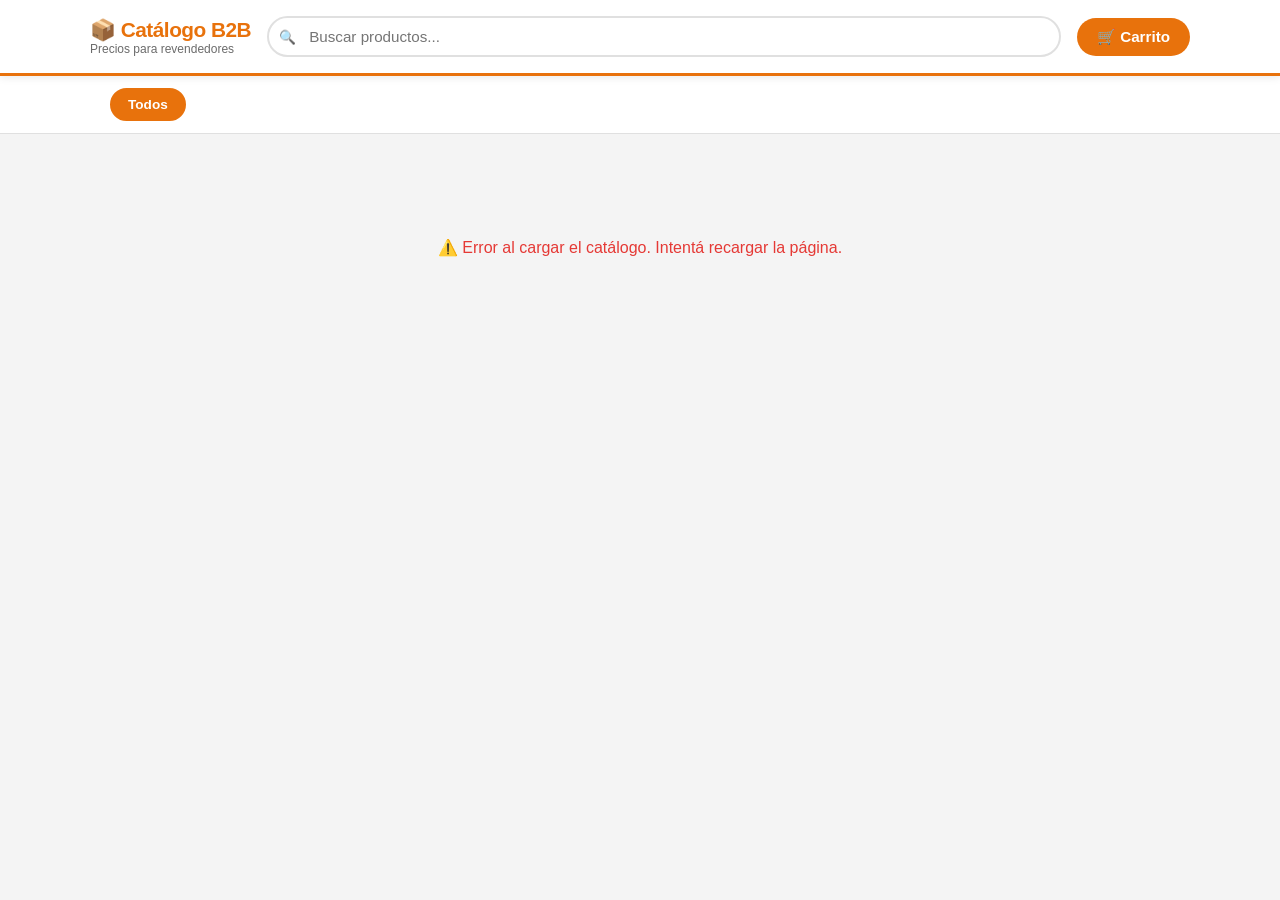
<file: catalogo-b2b.html>
<!DOCTYPE html>
<html lang="es">
<head>
<meta charset="UTF-8">
<meta name="viewport" content="width=device-width, initial-scale=1.0">
<title>Catálogo B2B</title>
<style>
  :root {
    --naranja: #E8720C;
    --naranja-light: #FFF3E8;
    --naranja-dark: #C45E00;
    --gris-oscuro: #1A1A1A;
    --gris-medio: #6B6B6B;
    --gris-claro: #F4F4F4;
    --gris-borde: #E0E0E0;
    --blanco: #FFFFFF;
    --verde: #2E7D32;
    --sombra: 0 2px 12px rgba(0,0,0,0.08);
    --sombra-hover: 0 6px 24px rgba(0,0,0,0.14);
    --radio: 12px;
    --font: -apple-system, BlinkMacSystemFont, 'Segoe UI', Roboto, sans-serif;
  }

  * { box-sizing: border-box; margin: 0; padding: 0; }

  body {
    font-family: var(--font);
    background: var(--gris-claro);
    color: var(--gris-oscuro);
    min-height: 100vh;
  }

  /* ── HEADER ── */
  .header {
    background: var(--blanco);
    border-bottom: 3px solid var(--naranja);
    padding: 16px 20px;
    position: sticky;
    top: 0;
    z-index: 100;
    box-shadow: 0 2px 8px rgba(0,0,0,0.08);
  }
  .header-inner {
    max-width: 1100px;
    margin: 0 auto;
    display: flex;
    align-items: center;
    gap: 16px;
    flex-wrap: wrap;
  }
  .logo-area h1 {
    font-size: 1.3rem;
    font-weight: 800;
    color: var(--naranja);
    letter-spacing: -0.5px;
  }
  .logo-area span {
    font-size: 0.75rem;
    color: var(--gris-medio);
    font-weight: 500;
    display: block;
  }
  .search-box {
    flex: 1;
    min-width: 200px;
    position: relative;
  }
  .search-box input {
    width: 100%;
    padding: 10px 16px 10px 40px;
    border: 2px solid var(--gris-borde);
    border-radius: 50px;
    font-size: 0.95rem;
    font-family: var(--font);
    outline: none;
    transition: border-color 0.2s;
  }
  .search-box input:focus { border-color: var(--naranja); }
  .search-box::before {
    content: '🔍';
    position: absolute;
    left: 12px;
    top: 50%;
    transform: translateY(-50%);
    font-size: 0.85rem;
  }
  .cart-btn {
    background: var(--naranja);
    color: white;
    border: none;
    border-radius: 50px;
    padding: 10px 20px;
    font-size: 0.95rem;
    font-weight: 700;
    cursor: pointer;
    display: flex;
    align-items: center;
    gap: 8px;
    white-space: nowrap;
    transition: background 0.2s, transform 0.1s;
    position: relative;
  }
  .cart-btn:hover { background: var(--naranja-dark); transform: scale(1.03); }
  .cart-count {
    background: white;
    color: var(--naranja);
    border-radius: 50%;
    width: 22px;
    height: 22px;
    font-size: 0.75rem;
    font-weight: 900;
    display: flex;
    align-items: center;
    justify-content: center;
    display: none;
  }
  .cart-count.visible { display: flex; }

  /* ── FILTROS CATEGORÍAS ── */
  .filtros-wrap {
    background: var(--blanco);
    border-bottom: 1px solid var(--gris-borde);
    overflow-x: auto;
    -webkit-overflow-scrolling: touch;
  }
  .filtros {
    display: flex;
    gap: 8px;
    padding: 12px 20px;
    max-width: 1100px;
    margin: 0 auto;
    white-space: nowrap;
  }
  .filtro-btn {
    background: var(--gris-claro);
    border: 2px solid transparent;
    border-radius: 50px;
    padding: 7px 16px;
    font-size: 0.85rem;
    font-weight: 600;
    cursor: pointer;
    color: var(--gris-medio);
    transition: all 0.15s;
    font-family: var(--font);
  }
  .filtro-btn:hover { border-color: var(--naranja); color: var(--naranja); }
  .filtro-btn.active {
    background: var(--naranja);
    color: white;
    border-color: var(--naranja);
  }

  /* ── MAIN ── */
  .main {
    max-width: 1100px;
    margin: 0 auto;
    padding: 24px 16px 120px;
  }

  .seccion-titulo {
    font-size: 1.1rem;
    font-weight: 800;
    color: var(--gris-oscuro);
    margin: 24px 0 14px;
    display: flex;
    align-items: center;
    gap: 10px;
  }
  .seccion-titulo::after {
    content: '';
    flex: 1;
    height: 2px;
    background: var(--gris-borde);
  }

  .grid {
    display: grid;
    grid-template-columns: repeat(auto-fill, minmax(200px, 1fr));
    gap: 14px;
  }

  /* ── CARD ── */
  .card {
    background: var(--blanco);
    border-radius: var(--radio);
    box-shadow: var(--sombra);
    overflow: hidden;
    cursor: pointer;
    transition: box-shadow 0.2s, transform 0.15s;
    border: 2px solid transparent;
    position: relative;
  }
  .card:hover {
    box-shadow: var(--sombra-hover);
    transform: translateY(-2px);
    border-color: var(--naranja);
  }
  .card.expanded {
    border-color: var(--naranja);
    cursor: default;
    transform: none;
  }

  .card-img-wrap {
    width: 100%;
    height: 140px;
    background: var(--naranja-light);
    display: flex;
    align-items: center;
    justify-content: center;
    overflow: hidden;
    position: relative;
  }
  .card-img-wrap img {
    width: 100%;
    height: 100%;
    object-fit: contain;
    padding: 8px;
    transition: opacity 0.3s;
  }
  .card-img-placeholder {
    font-size: 2.5rem;
    opacity: 0.4;
  }
  .variante-dots {
    position: absolute;
    bottom: 6px;
    left: 50%;
    transform: translateX(-50%);
    display: flex;
    gap: 4px;
  }
  .variante-dot {
    width: 6px;
    height: 6px;
    border-radius: 50%;
    background: rgba(0,0,0,0.2);
    transition: background 0.2s;
  }
  .variante-dot.active { background: var(--naranja); }

  .card-body {
    padding: 12px;
  }
  .card-marca {
    font-size: 0.7rem;
    font-weight: 700;
    color: var(--naranja);
    text-transform: uppercase;
    letter-spacing: 0.5px;
  }
  .card-nombre {
    font-size: 0.95rem;
    font-weight: 700;
    color: var(--gris-oscuro);
    margin: 2px 0 4px;
    line-height: 1.3;
  }
  .card-variante-label {
    font-size: 0.8rem;
    color: var(--gris-medio);
    margin-bottom: 6px;
    min-height: 18px;
  }
  .card-precio {
    font-size: 1.2rem;
    font-weight: 900;
    color: var(--verde);
  }
  .card-precio.sin-precio {
    font-size: 0.8rem;
    color: var(--gris-medio);
    font-weight: 500;
  }

  /* ── EXPANDED ── */
  .card-expanded {
    display: none;
    padding: 0 12px 12px;
    border-top: 1px solid var(--gris-borde);
    margin-top: 8px;
  }
  .card.expanded .card-expanded { display: block; }

  .variantes-titulo {
    font-size: 0.75rem;
    font-weight: 700;
    color: var(--gris-medio);
    text-transform: uppercase;
    letter-spacing: 0.5px;
    margin: 10px 0 6px;
  }
  .variantes-chips {
    display: flex;
    flex-wrap: wrap;
    gap: 6px;
    margin-bottom: 10px;
  }
  .chip {
    padding: 5px 12px;
    border-radius: 50px;
    border: 2px solid var(--gris-borde);
    font-size: 0.8rem;
    font-weight: 600;
    cursor: pointer;
    background: white;
    color: var(--gris-oscuro);
    transition: all 0.15s;
    font-family: var(--font);
  }
  .chip:hover { border-color: var(--naranja); color: var(--naranja); }
  .chip.selected { background: var(--naranja); color: white; border-color: var(--naranja); }
  .chip.disabled { opacity: 0.4; cursor: default; }

  .precio-detalle {
    background: var(--naranja-light);
    border-radius: 8px;
    padding: 10px 12px;
    margin: 8px 0;
    display: flex;
    justify-content: space-between;
    align-items: center;
  }
  .precio-detalle-label { font-size: 0.8rem; color: var(--gris-medio); }
  .precio-detalle-valor { font-size: 1.3rem; font-weight: 900; color: var(--verde); }
  .precio-detalle-valor.sin-precio { font-size: 0.85rem; color: var(--gris-medio); font-weight: 500; }

  .qty-row {
    display: flex;
    align-items: center;
    gap: 10px;
    margin-top: 10px;
  }
  .qty-ctrl {
    display: flex;
    align-items: center;
    border: 2px solid var(--gris-borde);
    border-radius: 50px;
    overflow: hidden;
  }
  .qty-btn {
    width: 32px;
    height: 32px;
    border: none;
    background: var(--gris-claro);
    font-size: 1.1rem;
    cursor: pointer;
    font-weight: 700;
    color: var(--gris-oscuro);
    display: flex;
    align-items: center;
    justify-content: center;
    transition: background 0.15s;
  }
  .qty-btn:hover { background: var(--naranja-light); }
  .qty-num {
    width: 36px;
    text-align: center;
    font-size: 0.95rem;
    font-weight: 700;
    border: none;
    outline: none;
    font-family: var(--font);
  }
  .agregar-btn {
    flex: 1;
    background: var(--naranja);
    color: white;
    border: none;
    border-radius: 50px;
    padding: 8px 14px;
    font-size: 0.85rem;
    font-weight: 700;
    cursor: pointer;
    transition: background 0.15s;
    font-family: var(--font);
  }
  .agregar-btn:hover { background: var(--naranja-dark); }
  .agregar-btn:disabled { background: var(--gris-borde); color: var(--gris-medio); cursor: default; }

  .cerrar-card {
    display: block;
    width: 100%;
    margin-top: 10px;
    background: none;
    border: none;
    color: var(--gris-medio);
    font-size: 0.8rem;
    cursor: pointer;
    text-align: center;
    font-family: var(--font);
    padding: 4px;
  }
  .cerrar-card:hover { color: var(--gris-oscuro); }

  /* ── LOADING / EMPTY ── */
  .loading {
    text-align: center;
    padding: 60px 20px;
    color: var(--gris-medio);
  }
  .loading-spinner {
    width: 40px;
    height: 40px;
    border: 4px solid var(--gris-borde);
    border-top-color: var(--naranja);
    border-radius: 50%;
    animation: spin 0.8s linear infinite;
    margin: 0 auto 16px;
  }
  @keyframes spin { to { transform: rotate(360deg); } }

  .empty-msg {
    text-align: center;
    padding: 40px 20px;
    color: var(--gris-medio);
    font-size: 0.95rem;
  }

  /* ── CARRITO PANEL ── */
  .carrito-overlay {
    display: none;
    position: fixed;
    inset: 0;
    background: rgba(0,0,0,0.5);
    z-index: 200;
    align-items: flex-end;
  }
  .carrito-overlay.open { display: flex; }

  .carrito-panel {
    background: white;
    border-radius: 20px 20px 0 0;
    width: 100%;
    max-width: 600px;
    margin: 0 auto;
    max-height: 85vh;
    display: flex;
    flex-direction: column;
    overflow: hidden;
  }
  .carrito-header {
    padding: 20px;
    border-bottom: 1px solid var(--gris-borde);
    display: flex;
    justify-content: space-between;
    align-items: center;
  }
  .carrito-header h2 { font-size: 1.1rem; font-weight: 800; }
  .carrito-close {
    background: var(--gris-claro);
    border: none;
    border-radius: 50%;
    width: 32px;
    height: 32px;
    font-size: 1rem;
    cursor: pointer;
    display: flex;
    align-items: center;
    justify-content: center;
  }
  .carrito-items {
    flex: 1;
    overflow-y: auto;
    padding: 16px 20px;
  }
  .carrito-empty {
    text-align: center;
    padding: 40px;
    color: var(--gris-medio);
  }
  .carrito-item {
    display: flex;
    gap: 12px;
    align-items: flex-start;
    padding: 12px 0;
    border-bottom: 1px solid var(--gris-borde);
  }
  .carrito-item:last-child { border-bottom: none; }
  .ci-info { flex: 1; }
  .ci-nombre { font-weight: 700; font-size: 0.9rem; line-height: 1.3; }
  .ci-variante { font-size: 0.78rem; color: var(--gris-medio); margin-top: 2px; }
  .ci-precio { font-size: 0.85rem; color: var(--verde); font-weight: 700; margin-top: 4px; }
  .ci-qty-row {
    display: flex;
    align-items: center;
    gap: 8px;
    margin-top: 6px;
  }
  .ci-qty-btn {
    width: 26px;
    height: 26px;
    border-radius: 50%;
    border: 2px solid var(--gris-borde);
    background: white;
    cursor: pointer;
    font-size: 0.9rem;
    font-weight: 700;
    display: flex;
    align-items: center;
    justify-content: center;
  }
  .ci-qty-num { font-size: 0.9rem; font-weight: 700; min-width: 20px; text-align: center; }
  .ci-eliminar {
    background: none;
    border: none;
    color: #e53935;
    cursor: pointer;
    font-size: 1.1rem;
    padding: 4px;
    margin-left: auto;
  }
  .ci-subtotal { font-weight: 800; font-size: 0.95rem; color: var(--gris-oscuro); white-space: nowrap; }

  .carrito-footer {
    padding: 16px 20px;
    border-top: 2px solid var(--gris-borde);
    background: white;
  }
  .carrito-total {
    display: flex;
    justify-content: space-between;
    align-items: center;
    margin-bottom: 14px;
  }
  .carrito-total-label { font-size: 1rem; font-weight: 700; }
  .carrito-total-valor { font-size: 1.4rem; font-weight: 900; color: var(--verde); }
  .carrito-total-valor.sin-precios { font-size: 0.85rem; color: var(--gris-medio); font-weight: 500; }

  .carrito-nota {
    font-size: 0.78rem;
    color: var(--gris-medio);
    margin-bottom: 12px;
    line-height: 1.4;
  }

  .whatsapp-btn {
    display: flex;
    align-items: center;
    justify-content: center;
    gap: 10px;
    width: 100%;
    background: #25D366;
    color: white;
    border: none;
    border-radius: 50px;
    padding: 14px;
    font-size: 1rem;
    font-weight: 800;
    cursor: pointer;
    font-family: var(--font);
    transition: background 0.15s;
  }
  .whatsapp-btn:hover { background: #1ebe5d; }
  .whatsapp-btn svg { width: 22px; height: 22px; fill: white; }

  /* ── BADGE EN CARD ── */
  .card-en-carrito {
    position: absolute;
    top: 8px;
    right: 8px;
    background: var(--verde);
    color: white;
    border-radius: 50px;
    padding: 2px 8px;
    font-size: 0.7rem;
    font-weight: 700;
    display: none;
  }
  .card-en-carrito.visible { display: block; }

  /* ── RESPONSIVE ── */
  @media (max-width: 480px) {
    .grid { grid-template-columns: repeat(2, 1fr); gap: 10px; }
    .header-inner { gap: 10px; }
    .logo-area h1 { font-size: 1.1rem; }
  }
</style>
</head>
<body>

<!-- HEADER -->
<header class="header">
  <div class="header-inner">
    <div class="logo-area">
      <h1>📦 Catálogo B2B</h1>
      <span>Precios para revendedores</span>
    </div>
    <div class="search-box">
      <input type="text" id="buscador" placeholder="Buscar productos..." autocomplete="off">
    </div>
    <button class="cart-btn" onclick="abrirCarrito()">
      🛒 Carrito
      <span class="cart-count" id="cartCount">0</span>
    </button>
  </div>
</header>

<!-- FILTROS -->
<div class="filtros-wrap">
  <div class="filtros" id="filtros">
    <button class="filtro-btn active" data-cat="Todos" onclick="filtrarCategoria('Todos', this)">Todos</button>
  </div>
</div>

<!-- MAIN -->
<main class="main" id="main">
  <div class="loading" id="loading">
    <div class="loading-spinner"></div>
    <div>Cargando catálogo...</div>
  </div>
  <div id="catalogo"></div>
</main>

<!-- CARRITO PANEL -->
<div class="carrito-overlay" id="carritoOverlay" onclick="if(event.target===this)cerrarCarrito()">
  <div class="carrito-panel">
    <div class="carrito-header">
      <h2>🛒 Tu pedido</h2>
      <button class="carrito-close" onclick="cerrarCarrito()">✕</button>
    </div>
    <div class="carrito-items" id="carritoItems">
      <div class="carrito-empty">Tu carrito está vacío</div>
    </div>
    <div class="carrito-footer">
      <div class="carrito-total">
        <span class="carrito-total-label">Total estimado</span>
        <span class="carrito-total-valor" id="carritoTotal">$0</span>
      </div>
      <div class="carrito-nota" id="carritoNota"></div>
      <button class="whatsapp-btn" onclick="enviarWhatsApp()">
        <svg viewBox="0 0 24 24"><path d="M17.472 14.382c-.297-.149-1.758-.867-2.03-.967-.273-.099-.471-.148-.67.15-.197.297-.767.966-.94 1.164-.173.199-.347.223-.644.075-.297-.15-1.255-.463-2.39-1.475-.883-.788-1.48-1.761-1.653-2.059-.173-.297-.018-.458.13-.606.134-.133.298-.347.446-.52.149-.174.198-.298.298-.497.099-.198.05-.371-.025-.52-.075-.149-.669-1.612-.916-2.207-.242-.579-.487-.5-.669-.51-.173-.008-.371-.01-.57-.01-.198 0-.52.074-.792.372-.272.297-1.04 1.016-1.04 2.479 0 1.462 1.065 2.875 1.213 3.074.149.198 2.096 3.2 5.077 4.487.709.306 1.262.489 1.694.625.712.227 1.36.195 1.871.118.571-.085 1.758-.719 2.006-1.413.248-.694.248-1.289.173-1.413-.074-.124-.272-.198-.57-.347m-5.421 7.403h-.004a9.87 9.87 0 01-5.031-1.378l-.361-.214-3.741.982.998-3.648-.235-.374a9.86 9.86 0 01-1.51-5.26c.001-5.45 4.436-9.884 9.888-9.884 2.64 0 5.122 1.03 6.988 2.898a9.825 9.825 0 012.893 6.994c-.003 5.45-4.437 9.884-9.885 9.884m8.413-18.297A11.815 11.815 0 0012.05 0C5.495 0 .16 5.335.157 11.892c0 2.096.547 4.142 1.588 5.945L.057 24l6.305-1.654a11.882 11.882 0 005.683 1.448h.005c6.554 0 11.89-5.335 11.893-11.893a11.821 11.821 0 00-3.48-8.413z"/></svg>
        Enviar pedido por WhatsApp
      </button>
    </div>
  </div>
</div>

<script>
// ── CONFIGURACIÓN ──
const URL_PRODUCTOS = 'https://docs.google.com/spreadsheets/d/e/2PACX-1vRj27LolH-UVxxXUBSF2JWHe1E6ZaIESYYa0QLrICgveXHh3ZXXrZBSX7X8DzLMFtws8wF1N-a-qVil/pub?gid=1666631008&single=true&output=csv';
const URL_GRUPOS    = 'https://docs.google.com/spreadsheets/d/e/2PACX-1vRj27LolH-UVxxXUBSF2JWHe1E6ZaIESYYa0QLrICgveXHh3ZXXrZBSX7X8DzLMFtws8wF1N-a-qVil/pub?gid=2138230487&single=true&output=csv';
const WHATSAPP_NUM  = '5491112345678'; // ← reemplazar con número real
const CANAL         = 'B2B'; // esta página es B2B

// ── ESTADO ──
let grupos   = {};   // id_grupo → {nombre, marca, categoria, subcategoria}
let catalogo = {};   // id_grupo → [variantes]
let carrito  = [];   // [{id_grupo, id_producto, nombre, variante_label, precio, qty}]
let filtroActivo  = 'Todos';
let busquedaActiva = '';
const rotaciones   = {}; // id_grupo → {timer, indexActual}

// ── PARSEO CSV ──
function parseCSV(text) {
  const lines = text.trim().split('\n');
  const headers = parseLine(lines[0]);
  return lines.slice(1).map(l => {
    const vals = parseLine(l);
    const obj = {};
    headers.forEach((h, i) => obj[h.trim()] = (vals[i] || '').trim());
    return obj;
  }).filter(r => Object.values(r).some(v => v));
}

function parseLine(line) {
  const result = [];
  let cur = '', inQ = false;
  for (let i = 0; i < line.length; i++) {
    const c = line[i];
    if (c === '"') { inQ = !inQ; }
    else if (c === ',' && !inQ) { result.push(cur); cur = ''; }
    else { cur += c; }
  }
  result.push(cur);
  return result;
}

function parsePrecio(str) {
  if (!str) return null;
  const clean = str.replace(/[^0-9,.-]/g, '').replace(',', '.');
  const n = parseFloat(clean);
  return isNaN(n) || n <= 0 ? null : n;
}

function formatPrecio(n) {
  if (n === null) return null;
  return '$' + n.toLocaleString('es-AR', { minimumFractionDigits: 2, maximumFractionDigits: 2 });
}

// ── CARGA DE DATOS ──
async function cargarDatos() {
  try {
    const [csvProd, csvGrups] = await Promise.all([
      fetch(URL_PRODUCTOS).then(r => r.text()),
      fetch(URL_GRUPOS).then(r => r.text())
    ]);

    // Grupos
    parseCSV(csvGrups).forEach(g => {
      grupos[g['Id_Grupo']] = {
        nombre: g['Nombre_Grupo'],
        marca: g['Marca'],
        categoria: g['Categoria'],
        subcategoria: g['Subcategoria']
      };
    });

    // Productos — filtrar por canal B2B y Activo ON
    const colCat = 'Cat B2B';
    const productos = parseCSV(csvProd).filter(p =>
      p['Activo'] === 'ON' && p[colCat] === 'ON'
    );

    // Agrupar
    productos.forEach(p => {
      const gid = p['Id_Grupo'];
      if (!catalogo[gid]) catalogo[gid] = [];
      catalogo[gid].push(p);
    });

    renderCatalogo();
  } catch(e) {
    document.getElementById('loading').innerHTML =
      '<div style="color:#e53935;padding:20px">⚠️ Error al cargar el catálogo. Intentá recargar la página.</div>';
    console.error(e);
  }
}

// ── RENDER CATÁLOGO ──
function renderCatalogo() {
  const contenedor = document.getElementById('catalogo');
  document.getElementById('loading').style.display = 'none';

  // Categorías para filtros
  const cats = new Set();
  Object.values(catalogo).forEach(vars => {
    const cat = grupos[vars[0]['Id_Grupo']]?.categoria || vars[0]['Categoria'];
    if (cat) cats.add(cat);
  });
  const filtrosEl = document.getElementById('filtros');
  cats.forEach(cat => {
    const btn = document.createElement('button');
    btn.className = 'filtro-btn';
    btn.dataset.cat = cat;
    btn.textContent = cat;
    btn.onclick = () => filtrarCategoria(cat, btn);
    filtrosEl.appendChild(btn);
  });

  renderGrupos();
}

function getGruposFiltrados() {
  return Object.entries(catalogo).filter(([gid, vars]) => {
    const g = grupos[gid] || {};
    const cat = g.categoria || vars[0]['Categoria'] || '';
    const subcat = g.subcategoria || vars[0]['Subcategoria'] || '';
    const nombre = g.nombre || vars[0]['Producto'] || '';
    const marca = g.marca || vars[0]['Marca'] || '';
    const tags = vars.map(v => v['Tags'] || '').join(' ');

    if (filtroActivo !== 'Todos' && cat !== filtroActivo) return false;
    if (busquedaActiva) {
      const q = busquedaActiva.toLowerCase();
      const texto = `${nombre} ${marca} ${cat} ${subcat} ${tags}`.toLowerCase();
      if (!texto.includes(q)) return false;
    }
    return true;
  });
}

function renderGrupos() {
  const contenedor = document.getElementById('catalogo');
  contenedor.innerHTML = '';

  const filtrados = getGruposFiltrados();
  if (!filtrados.length) {
    contenedor.innerHTML = '<div class="empty-msg">No se encontraron productos 🔍</div>';
    return;
  }

  // Agrupar por categoría → subcategoría
  const porCat = {};
  filtrados.forEach(([gid, vars]) => {
    const g = grupos[gid] || {};
    const cat = g.categoria || vars[0]['Categoria'] || 'Otros';
    const sub = g.subcategoria || vars[0]['Subcategoria'] || '';
    const key = cat + '|||' + sub;
    if (!porCat[key]) porCat[key] = { cat, sub, items: [] };
    porCat[key].items.push([gid, vars]);
  });

  Object.values(porCat).forEach(({ cat, sub, items }) => {
    const titulo = document.createElement('div');
    titulo.className = 'seccion-titulo';
    titulo.textContent = sub ? `${sub}` : cat;
    contenedor.appendChild(titulo);

    const grid = document.createElement('div');
    grid.className = 'grid';
    items.forEach(([gid, vars]) => {
      grid.appendChild(crearCard(gid, vars));
    });
    contenedor.appendChild(grid);
  });
}

// ── CARD ──
function crearCard(gid, vars) {
  const g = grupos[gid] || {};
  const nombre = g.nombre || vars[0]['Producto'] || 'Producto';
  const marca  = g.marca  || vars[0]['Marca'] || '';
  const tieneVariantes = vars.length > 1;
  const tieneImagen = vars.some(v => v['Imagen']);

  const card = document.createElement('div');
  card.className = 'card';
  card.id = `card-${gid}`;

  // Imagen area
  const imgWrap = document.createElement('div');
  imgWrap.className = 'card-img-wrap';

  const placeholder = document.createElement('div');
  placeholder.className = 'card-img-placeholder';
  placeholder.textContent = getEmoji(g.categoria || vars[0]['Categoria']);
  imgWrap.appendChild(placeholder);

  const img = document.createElement('img');
  img.style.display = 'none';
  img.onerror = () => { img.style.display = 'none'; placeholder.style.display = 'flex'; };
  img.onload = () => { img.style.display = 'block'; placeholder.style.display = 'none'; };
  imgWrap.appendChild(img);

  // Dots
  if (tieneVariantes) {
    const dots = document.createElement('div');
    dots.className = 'variante-dots';
    dots.id = `dots-${gid}`;
    vars.forEach((_, i) => {
      const d = document.createElement('div');
      d.className = 'variante-dot' + (i === 0 ? ' active' : '');
      dots.appendChild(d);
    });
    imgWrap.appendChild(dots);
  }

  card.appendChild(imgWrap);

  // Badge en carrito
  const badge = document.createElement('div');
  badge.className = 'card-en-carrito';
  badge.id = `badge-${gid}`;
  badge.textContent = 'En carrito';
  card.appendChild(badge);

  // Body
  const body = document.createElement('div');
  body.className = 'card-body';
  body.innerHTML = `
    <div class="card-marca">${marca}</div>
    <div class="card-nombre">${nombre}</div>
    <div class="card-variante-label" id="vlabel-${gid}"></div>
    <div class="card-precio" id="vprecio-${gid}"></div>
  `;
  card.appendChild(body);

  // Expanded area
  const expanded = document.createElement('div');
  expanded.className = 'card-expanded';
  expanded.id = `exp-${gid}`;
  card.appendChild(expanded);

  // Inicializar estado
  rotaciones[gid] = { indexActual: 0, timer: null };
  actualizarCardVista(gid, vars, 0, img);

  // Iniciar rotación automática
  if (tieneVariantes) iniciarRotacion(gid, vars, img);

  // Click para expandir/colapsar
  card.onclick = (e) => {
    if (e.target.closest('.card-expanded')) return;
    toggleCard(gid, vars, card, img);
  };

  return card;
}

function getEmoji(cat) {
  const map = {
    'Almacen': '🛒', 'Limpieza': '🧹', 'Higiene Personal': '🧴',
    'Snacks y Golosinas': '🍬', 'Desayuno y Mediatarde': '☕',
    'Hogar y Ferreteria': '🔧'
  };
  return map[cat] || '📦';
}

function actualizarCardVista(gid, vars, idx, imgEl) {
  const v = vars[idx];
  const precio = parsePrecio(v['Precio_Venta']);
  const label = buildVarianteLabel(v, vars);

  const vlabel = document.getElementById(`vlabel-${gid}`);
  const vprecio = document.getElementById(`vprecio-${gid}`);

  if (vlabel) vlabel.textContent = label;
  if (vprecio) {
    if (precio !== null) {
      vprecio.textContent = formatPrecio(precio);
      vprecio.className = 'card-precio';
    } else {
      vprecio.textContent = 'Precio a confirmar';
      vprecio.className = 'card-precio sin-precio';
    }
  }

  if (imgEl) {
    const url = v['Imagen'];
    if (url && url.trim()) {
      imgEl.src = url.trim();
    } else {
      imgEl.style.display = 'none';
    }
  }

  // Dots
  const dotsEl = document.getElementById(`dots-${gid}`);
  if (dotsEl) {
    dotsEl.querySelectorAll('.variante-dot').forEach((d, i) => {
      d.classList.toggle('active', i === idx);
    });
  }
}

function buildVarianteLabel(v, vars) {
  const partes = [];
  const tipoVar = v['Tipo_Variante'];
  const labelVar = v['Label_Variante'];
  const labelTam = v['Label_Tamaño'];

  if (tipoVar && labelVar) partes.push(`${tipoVar}: ${labelVar}`);
  else if (labelTam) partes.push(labelTam);
  else if (vars.length === 1 && v['Label_Tamaño']) partes.push(v['Label_Tamaño']);
  else if (vars.length === 1 && v['Tamaño'] && v['UM']) partes.push(`${v['Tamaño']} ${v['UM']}`);

  return partes.join(' · ');
}

function iniciarRotacion(gid, vars, imgEl) {
  const rot = rotaciones[gid];
  rot.timer = setInterval(() => {
    const card = document.getElementById(`card-${gid}`);
    if (card && card.classList.contains('expanded')) return;
    rot.indexActual = (rot.indexActual + 1) % vars.length;
    actualizarCardVista(gid, vars, rot.indexActual, imgEl);
  }, 3000);
}

// ── TOGGLE CARD ──
function toggleCard(gid, vars, card, imgEl) {
  const yaExpanded = card.classList.contains('expanded');

  // Cerrar todas
  document.querySelectorAll('.card.expanded').forEach(c => {
    c.classList.remove('expanded');
    const expId = c.id.replace('card-', '');
    const expEl = document.getElementById(`exp-${expId}`);
    if (expEl) expEl.innerHTML = '';
  });

  if (!yaExpanded) {
    card.classList.add('expanded');
    // Detener rotación y fijar el índice actual
    if (rotaciones[gid]) clearInterval(rotaciones[gid].timer);
    renderExpanded(gid, vars, imgEl);
    card.scrollIntoView({ behavior: 'smooth', block: 'nearest' });
  } else {
    // Reanudar rotación
    if (vars.length > 1) iniciarRotacion(gid, vars, imgEl);
  }
}

// ── EXPANDED ──
function renderExpanded(gid, vars, imgEl) {
  const expanded = document.getElementById(`exp-${gid}`);
  expanded.innerHTML = '';

  // Determinar tipo de variantes
  const tiposVariante = [...new Set(vars.map(v => v['Tipo_Variante']).filter(Boolean))];
  const tieneTipoVariante = tiposVariante.length > 0 && vars.some(v => v['Label_Variante']);
  const tieneTamaños = vars.some(v => v['Label_Tamaño']);

  let seleccionVariante = null;
  let seleccionTamaño = null;

  // Caso 1: Solo tamaños (Label_Tamaño, sin Tipo_Variante/Label_Variante)
  // Caso 2: Solo variantes (sabor, color, etc.)
  // Caso 3: Variante + tamaño (doble selección)

  const variantesUnicas = [...new Set(vars.map(v => v['Label_Variante']).filter(Boolean))];
  const tamañosUnicos   = [...new Set(vars.map(v => v['Label_Tamaño']).filter(Boolean))];

  const tieneDobleSelect = variantesUnicas.length > 0 && tamañosUnicos.length > 0;
  const soloPorTamaño   = tamañosUnicos.length > 0 && variantesUnicas.length === 0;
  const soloPorVariante = variantesUnicas.length > 0 && tamañosUnicos.length === 0;
  const esUnico         = vars.length === 1;

  function getVarianteFiltrada() {
    if (esUnico) return vars[0];
    if (tieneDobleSelect) {
      return vars.find(v => v['Label_Variante'] === seleccionVariante && v['Label_Tamaño'] === seleccionTamaño) || null;
    }
    if (soloPorTamaño) {
      return vars.find(v => v['Label_Tamaño'] === seleccionTamaño) || null;
    }
    if (soloPorVariante) {
      return vars.find(v => v['Label_Variante'] === seleccionVariante) || null;
    }
    return vars[0];
  }

  function renderChips() {
    expanded.innerHTML = '';

    // Chips de variante (sabor, color, etc.)
    if (!esUnico && variantesUnicas.length > 0) {
      const tit = document.createElement('div');
      tit.className = 'variantes-titulo';
      tit.textContent = tiposVariante[0] || 'Variante';
      expanded.appendChild(tit);

      const chips = document.createElement('div');
      chips.className = 'variantes-chips';
      variantesUnicas.forEach(v => {
        const chip = document.createElement('button');
        chip.className = 'chip' + (v === seleccionVariante ? ' selected' : '');
        chip.textContent = v;
        chip.onclick = (e) => {
          e.stopPropagation();
          seleccionVariante = v;
          // Si doble select, resetear tamaño
          if (tieneDobleSelect) seleccionTamaño = null;
          renderChips();
        };
        chips.appendChild(chip);
      });
      expanded.appendChild(chips);
    }

    // Chips de tamaño
    if (!esUnico && tamañosUnicos.length > 0) {
      const tit = document.createElement('div');
      tit.className = 'variantes-titulo';
      tit.textContent = 'Tamaño';
      expanded.appendChild(tit);

      const chips = document.createElement('div');
      chips.className = 'variantes-chips';
      // Si doble select, filtrar tamaños disponibles para la variante seleccionada
      const tamsFiltrados = tieneDobleSelect && seleccionVariante
        ? [...new Set(vars.filter(v => v['Label_Variante'] === seleccionVariante).map(v => v['Label_Tamaño']).filter(Boolean))]
        : tamañosUnicos;

      tamañosUnicos.forEach(t => {
        const disponible = tamsFiltrados.includes(t);
        const chip = document.createElement('button');
        chip.className = 'chip' + (t === seleccionTamaño ? ' selected' : '') + (!disponible ? ' disabled' : '');
        chip.textContent = t;
        chip.onclick = (e) => {
          e.stopPropagation();
          if (!disponible) return;
          seleccionTamaño = t;
          renderChips();
        };
        chips.appendChild(chip);
      });
      expanded.appendChild(chips);
    }

    // Precio detalle
    const varSel = getVarianteFiltrada();
    const precio = varSel ? parsePrecio(varSel['Precio_Venta']) : null;

    const pdiv = document.createElement('div');
    pdiv.className = 'precio-detalle';
    if (precio !== null) {
      pdiv.innerHTML = `<span class="precio-detalle-label">Precio unitario</span><span class="precio-detalle-valor">${formatPrecio(precio)}</span>`;
    } else {
      pdiv.innerHTML = `<span class="precio-detalle-label">Precio</span><span class="precio-detalle-valor sin-precio">A confirmar</span>`;
    }
    expanded.appendChild(pdiv);

    // Actualizar imagen principal
    if (varSel && imgEl) {
      const url = varSel['Imagen'];
      if (url && url.trim()) { imgEl.src = url.trim(); imgEl.style.display = 'block'; }
    }

    // Cantidad + botón agregar
    const qtyRow = document.createElement('div');
    qtyRow.className = 'qty-row';

    const qtyCtrl = document.createElement('div');
    qtyCtrl.className = 'qty-ctrl';
    let qty = 1;
    const btnMenos = document.createElement('button');
    btnMenos.className = 'qty-btn';
    btnMenos.textContent = '−';
    const numEl = document.createElement('div');
    numEl.className = 'qty-num';
    numEl.textContent = qty;
    const btnMas = document.createElement('button');
    btnMas.className = 'qty-btn';
    btnMas.textContent = '+';
    btnMenos.onclick = (e) => { e.stopPropagation(); if (qty > 1) { qty--; numEl.textContent = qty; } };
    btnMas.onclick = (e) => { e.stopPropagation(); qty++; numEl.textContent = qty; };
    qtyCtrl.append(btnMenos, numEl, btnMas);

    const agregarBtn = document.createElement('button');
    agregarBtn.className = 'agregar-btn';

    const listo = esUnico ||
      (soloPorTamaño && seleccionTamaño) ||
      (soloPorVariante && seleccionVariante) ||
      (tieneDobleSelect && seleccionVariante && seleccionTamaño);

    if (!listo) {
      agregarBtn.textContent = 'Elegí una opción';
      agregarBtn.disabled = true;
    } else {
      agregarBtn.textContent = '+ Agregar al pedido';
      agregarBtn.onclick = (e) => {
        e.stopPropagation();
        const v = getVarianteFiltrada();
        if (!v) return;
        agregarAlCarrito(gid, v, qty);
        agregarBtn.textContent = '✓ Agregado';
        setTimeout(() => { agregarBtn.textContent = '+ Agregar más'; }, 1500);
      };
    }

    qtyRow.append(qtyCtrl, agregarBtn);
    expanded.appendChild(qtyRow);

    // Cerrar card
    const cerrarBtn = document.createElement('button');
    cerrarBtn.className = 'cerrar-card';
    cerrarBtn.textContent = '↑ Cerrar';
    cerrarBtn.onclick = (e) => {
      e.stopPropagation();
      const card = document.getElementById(`card-${gid}`);
      card.classList.remove('expanded');
      expanded.innerHTML = '';
      if (vars.length > 1) iniciarRotacion(gid, vars, imgEl);
    };
    expanded.appendChild(cerrarBtn);
  }

  renderChips();
}

// ── CARRITO ──
function agregarAlCarrito(gid, variante, qty) {
  const g = grupos[gid] || {};
  const nombre = g.nombre || variante['Producto'];
  const marca = g.marca || variante['Marca'];

  const partes = [];
  if (variante['Label_Variante']) partes.push(variante['Label_Variante']);
  if (variante['Label_Tamaño']) partes.push(variante['Label_Tamaño']);
  else if (variante['Tamaño'] && variante['UM']) partes.push(`${variante['Tamaño']} ${variante['UM']}`);
  const varLabel = partes.join(' · ');

  const precio = parsePrecio(variante['Precio_Venta']);
  const idProd = variante['Id'];

  // Buscar si ya existe en carrito
  const existe = carrito.find(i => i.idProd === idProd);
  if (existe) {
    existe.qty += qty;
  } else {
    carrito.push({ gid, idProd, nombre, marca, varLabel, precio, qty });
  }

  actualizarUICarrito();

  // Badge en card
  const badge = document.getElementById(`badge-${gid}`);
  if (badge) badge.classList.add('visible');
}

function actualizarUICarrito() {
  const total = carrito.reduce((s, i) => s + (i.precio || 0) * i.qty, 0);
  const totalItems = carrito.reduce((s, i) => s + i.qty, 0);
  const hayPrecio = carrito.some(i => i.precio !== null);

  const countEl = document.getElementById('cartCount');
  countEl.textContent = totalItems;
  countEl.classList.toggle('visible', totalItems > 0);

  const totalEl = document.getElementById('carritoTotal');
  if (hayPrecio) {
    totalEl.textContent = formatPrecio(total);
    totalEl.className = 'carrito-total-valor';
  } else {
    totalEl.textContent = 'Precios a confirmar';
    totalEl.className = 'carrito-total-valor sin-precios';
  }

  const notaEl = document.getElementById('carritoNota');
  const sinPrecio = carrito.filter(i => i.precio === null);
  if (sinPrecio.length) {
    notaEl.textContent = `⚠️ ${sinPrecio.length} producto(s) sin precio cargado. El total puede variar.`;
  } else {
    notaEl.textContent = '';
  }

  renderCarritoItems();
}

function renderCarritoItems() {
  const cont = document.getElementById('carritoItems');
  if (!carrito.length) {
    cont.innerHTML = '<div class="carrito-empty">Tu carrito está vacío 🛒</div>';
    return;
  }
  cont.innerHTML = '';
  carrito.forEach((item, idx) => {
    const div = document.createElement('div');
    div.className = 'carrito-item';
    const subtotal = item.precio !== null ? formatPrecio(item.precio * item.qty) : 'S/P';
    div.innerHTML = `
      <div class="ci-info">
        <div class="ci-nombre">${item.marca} ${item.nombre}</div>
        ${item.varLabel ? `<div class="ci-variante">${item.varLabel}</div>` : ''}
        <div class="ci-precio">${item.precio !== null ? formatPrecio(item.precio) + ' c/u' : 'Precio a confirmar'}</div>
        <div class="ci-qty-row">
          <button class="ci-qty-btn" onclick="cambiarQtyCarrito(${idx}, -1)">−</button>
          <div class="ci-qty-num">${item.qty}</div>
          <button class="ci-qty-btn" onclick="cambiarQtyCarrito(${idx}, 1)">+</button>
        </div>
      </div>
      <div style="display:flex;flex-direction:column;align-items:flex-end;gap:8px">
        <button class="ci-eliminar" onclick="eliminarDelCarrito(${idx})">🗑️</button>
        <div class="ci-subtotal">${subtotal}</div>
      </div>
    `;
    cont.appendChild(div);
  });
}

function cambiarQtyCarrito(idx, delta) {
  carrito[idx].qty = Math.max(1, carrito[idx].qty + delta);
  actualizarUICarrito();
}

function eliminarDelCarrito(idx) {
  const gid = carrito[idx].gid;
  carrito.splice(idx, 1);
  // Verificar si queda algo del mismo grupo
  const quedaDelGrupo = carrito.some(i => i.gid === gid);
  if (!quedaDelGrupo) {
    const badge = document.getElementById(`badge-${gid}`);
    if (badge) badge.classList.remove('visible');
  }
  actualizarUICarrito();
}

function abrirCarrito() {
  document.getElementById('carritoOverlay').classList.add('open');
  document.body.style.overflow = 'hidden';
}

function cerrarCarrito() {
  document.getElementById('carritoOverlay').classList.remove('open');
  document.body.style.overflow = '';
}

// ── WHATSAPP ──
function enviarWhatsApp() {
  if (!carrito.length) return;
  const total = carrito.reduce((s, i) => s + (i.precio || 0) * i.qty, 0);
  const hayPrecio = carrito.some(i => i.precio !== null);

  let msg = '🛒 *PEDIDO B2B*\n';
  msg += '━━━━━━━━━━━━━━━━\n\n';

  carrito.forEach((item, i) => {
    msg += `*${i + 1}. ${item.marca} ${item.nombre}*\n`;
    if (item.varLabel) msg += `   Variante: ${item.varLabel}\n`;
    msg += `   Cantidad: ${item.qty} unidades\n`;
    if (item.precio !== null) {
      msg += `   Precio unit.: ${formatPrecio(item.precio)}\n`;
      msg += `   Subtotal: ${formatPrecio(item.precio * item.qty)}\n`;
    } else {
      msg += `   Precio: a confirmar\n`;
    }
    msg += '\n';
  });

  msg += '━━━━━━━━━━━━━━━━\n';
  if (hayPrecio) msg += `*TOTAL ESTIMADO: ${formatPrecio(total)}*\n`;
  msg += '\n_Pedido generado desde el catálogo B2B_';

  const url = `https://wa.me/${WHATSAPP_NUM}?text=${encodeURIComponent(msg)}`;
  window.open(url, '_blank');
}

// ── FILTROS Y BÚSQUEDA ──
function filtrarCategoria(cat, btn) {
  filtroActivo = cat;
  document.querySelectorAll('.filtro-btn').forEach(b => b.classList.remove('active'));
  if (btn) btn.classList.add('active');
  renderGrupos();
}

document.getElementById('buscador').addEventListener('input', function() {
  busquedaActiva = this.value.trim();
  renderGrupos();
});

// ── INIT ──
cargarDatos();
</script>
</body>
</html>
</file>
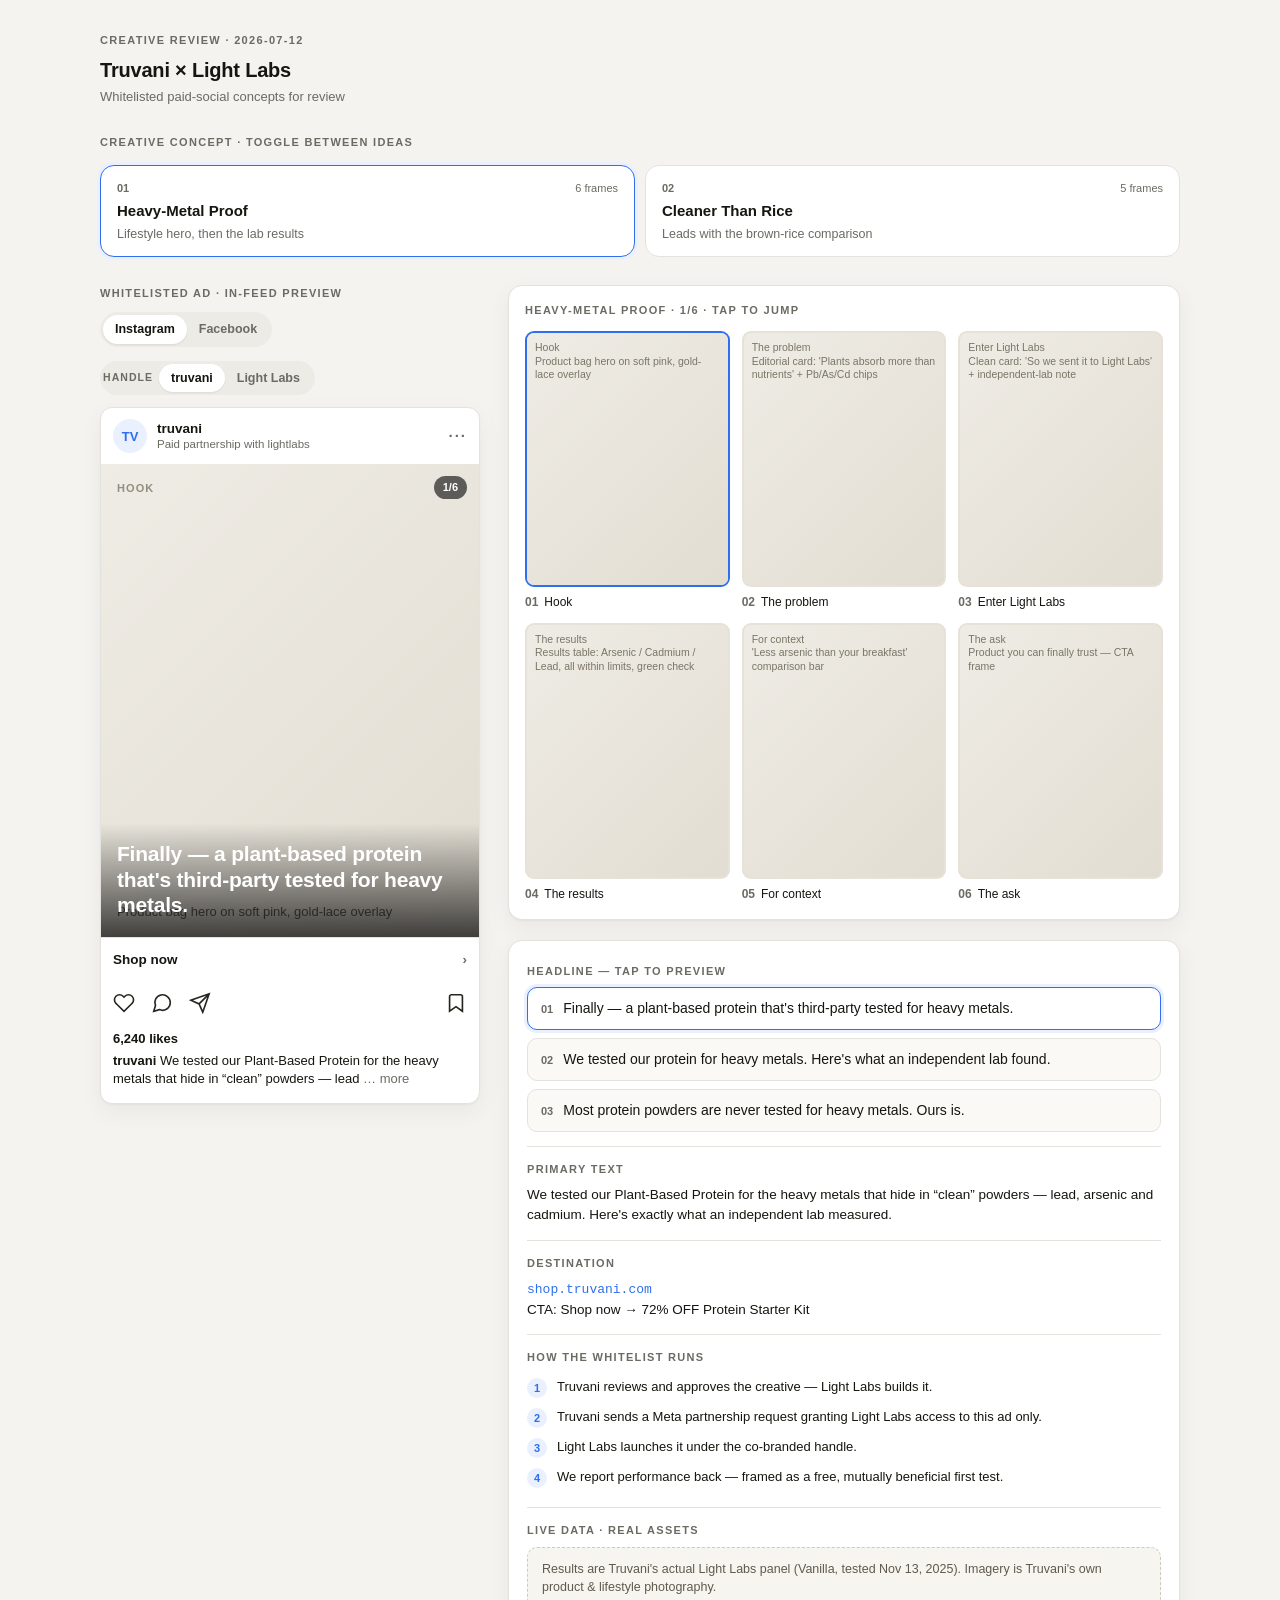
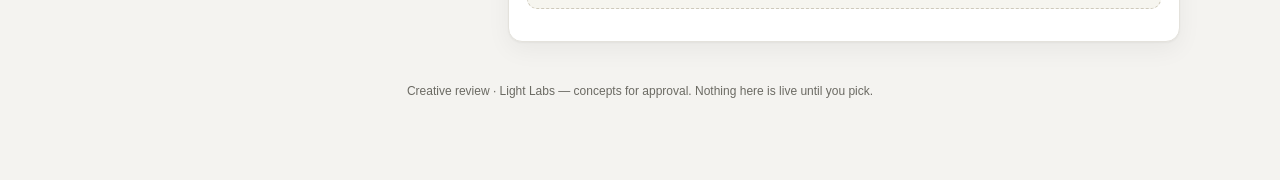
<file: .agents/skills/ad-creative/assets/creative-review-template.html>
<!DOCTYPE html>
<!--
  Creative Review Page — a shareable ad-creative approval artifact.

  HOW TO USE (agents): replace the JSON inside <script id="review-data"> below
  with the real project. Everything else renders from it. The file is
  self-contained — no build, no network, no dependencies. Open it in a browser,
  host it on any static host (Vercel/Netlify/GitHub Pages), or hand off the
  single .html file.

  THE DATA BLOCK IS JSON, NOT JAVASCRIPT:
    - double-quoted keys and strings, no comments, no trailing commas
    - it is inert data (parsed with JSON.parse), so a value can never execute
    - SECURITY: escape every literal "<" in your text values as \u003c so a
      value like "</script>" can never break out of the tag. All values are
      also HTML-escaped again at render time.

  DATA SHAPE — see references/creative-review-page.md for the annotated spec.
  Images: each frame's "image" may be a local path/file URL or a data URI.
  Remote and protocol-relative URLs are blocked; package images with the page.
  If omitted (or the file is missing), a placeholder shows the frame label +
  the image prompt — use this for concepts not yet rendered to image.
-->
<html lang="en">
<head>
<meta charset="utf-8" />
<meta name="viewport" content="width=device-width, initial-scale=1" />
<title>Creative Review</title>
<style>
  :root {
    --bg: #f4f3f0; --card: #ffffff; --ink: #16150f; --muted: #6b6a63;
    --line: #e4e2dc; --accent: #2f6fed; --accent-soft: #eaf0fe;
    --radius: 14px; --shadow: 0 1px 2px rgba(0,0,0,.04), 0 8px 24px rgba(0,0,0,.05);
  }
  * { box-sizing: border-box; }
  body { margin: 0; background: var(--bg); color: var(--ink);
    font: 15px/1.5 -apple-system, BlinkMacSystemFont, "Segoe UI", Roboto, Helvetica, Arial, sans-serif;
    -webkit-font-smoothing: antialiased; }
  .wrap { max-width: 1120px; margin: 0 auto; padding: 32px 20px 80px; }
  .eyebrow { font-size: 11px; font-weight: 700; letter-spacing: .12em; text-transform: uppercase; color: var(--muted); }
  a { color: var(--accent); }

  header.project { margin-bottom: 28px; }
  header.project h1 { font-size: 20px; margin: 6px 0 2px; letter-spacing: -.01em; }
  header.project .sub { color: var(--muted); font-size: 13px; }

  .concepts { display: grid; grid-template-columns: repeat(auto-fit, minmax(210px, 1fr)); gap: 10px; margin: 14px 0 28px; }
  .concept { text-align: left; background: var(--card); border: 1.5px solid var(--line); border-radius: var(--radius);
    padding: 14px 16px; cursor: pointer; transition: border-color .12s, box-shadow .12s; font: inherit; color: inherit; }
  .concept:hover { border-color: #cfcdc6; }
  .concept[aria-pressed="true"] { border-color: var(--accent); box-shadow: 0 0 0 3px var(--accent-soft); background: #fff; }
  .concept .row1 { display: flex; align-items: baseline; justify-content: space-between; gap: 8px; }
  .concept .num { font-size: 11px; font-weight: 700; color: var(--muted); }
  .concept .frames { font-size: 11px; color: var(--muted); }
  .concept .name { font-weight: 650; font-size: 15px; margin: 4px 0 3px; }
  .concept .tag { font-size: 12.5px; color: var(--muted); line-height: 1.35; }

  .grid { display: grid; grid-template-columns: minmax(0, 380px) minmax(0, 1fr); gap: 28px; align-items: start; }
  @media (max-width: 860px) { .grid { grid-template-columns: 1fr; } }
  .col-label { margin-bottom: 10px; }

  .toggles { display: flex; flex-wrap: wrap; gap: 14px; margin-bottom: 12px; }
  .seg { display: inline-flex; background: #ecebe6; border-radius: 999px; padding: 3px; }
  .seg button { border: 0; background: transparent; font: inherit; font-size: 12.5px; font-weight: 600; color: var(--muted);
    padding: 5px 12px; border-radius: 999px; cursor: pointer; }
  .seg button[aria-pressed="true"] { background: #fff; color: var(--ink); box-shadow: 0 1px 2px rgba(0,0,0,.08); }
  .seg .lbl { align-self: center; font-size: 10.5px; font-weight: 700; letter-spacing: .1em; text-transform: uppercase; color: var(--muted); margin-right: 6px; }

  .post { background: var(--card); border: 1px solid var(--line); border-radius: 12px; overflow: hidden; box-shadow: var(--shadow); }
  .post .top { display: flex; align-items: center; gap: 10px; padding: 11px 12px; }
  .post .avatar { width: 34px; height: 34px; border-radius: 50%; background: var(--accent-soft); color: var(--accent);
    display: grid; place-items: center; font-weight: 700; font-size: 13px; overflow: hidden; flex: none; }
  .post .avatar img { width: 100%; height: 100%; object-fit: cover; }
  .post .who { line-height: 1.2; }
  .post .who .name { font-weight: 650; font-size: 13.5px; }
  .post .who .partner { font-size: 11.5px; color: var(--muted); }
  .post .dots { margin-left: auto; color: var(--muted); font-weight: 700; letter-spacing: 2px; }
  .frame { position: relative; aspect-ratio: 4/5; background: #ded9d0; display: grid; }
  .frame img { width: 100%; height: 100%; object-fit: cover; grid-area: 1/1; z-index: 1; }
  .frame .ph { grid-area: 1/1; display: flex; flex-direction: column; justify-content: space-between; padding: 16px;
    background: linear-gradient(135deg,#efece5,#e2ddd2); }
  .frame .ph .plabel { font-size: 11px; font-weight: 700; letter-spacing: .1em; text-transform: uppercase; color: #948e80; }
  .frame .ph .pprompt { font-size: 13px; color: #5f5a4e; line-height: 1.4; }
  .frame .badge { position: absolute; top: 12px; left: 12px; z-index: 2; background: rgba(255,255,255,.92);
    font-size: 11.5px; font-weight: 600; padding: 5px 10px; border-radius: 999px; display: flex; align-items: center; gap: 5px; }
  .frame .counter { position: absolute; top: 12px; right: 12px; z-index: 2; background: rgba(0,0,0,.6); color: #fff; font-size: 11px;
    font-weight: 600; padding: 3px 9px; border-radius: 999px; }
  .frame .headline { position: absolute; left: 0; right: 0; bottom: 0; z-index: 2; padding: 18px 16px 20px; color: #fff;
    font-size: 21px; font-weight: 700; line-height: 1.2; letter-spacing: -.01em;
    background: linear-gradient(to top, rgba(0,0,0,.72), rgba(0,0,0,0)); }
  .frame .headline.light { color: var(--ink); background: linear-gradient(to top, rgba(255,255,255,.85), rgba(255,255,255,0)); }

  /* Instagram chrome */
  .ig-cta { display: flex; align-items: center; justify-content: space-between; padding: 12px; border-top: 1px solid var(--line);
    font-weight: 600; font-size: 13.5px; }
  .ig-cta .chev { color: var(--muted); }
  .ig-actions { display: flex; gap: 16px; padding: 10px 12px 2px; color: #26251f; }
  .ig-actions svg { width: 22px; height: 22px; }
  .ig-actions .save { margin-left: auto; }
  .likes { padding: 6px 12px 2px; font-weight: 650; font-size: 13px; }
  .caption { padding: 2px 12px 14px; font-size: 13px; line-height: 1.4; }
  .caption .h { font-weight: 650; }
  .caption .more { color: var(--muted); }

  /* Facebook chrome — link card below image + text actions */
  .fb-card { display: flex; align-items: center; gap: 12px; padding: 12px; background: #f3f4f6; border-top: 1px solid var(--line); }
  .fb-card .meta { min-width: 0; flex: 1; }
  .fb-card .dom { font-size: 11px; letter-spacing: .04em; text-transform: uppercase; color: var(--muted); }
  .fb-card .hl { font-size: 14px; font-weight: 650; line-height: 1.25; margin-top: 2px; overflow: hidden; }
  .fb-card .btn { flex: none; background: #e4e6eb; color: #050505; font-weight: 650; font-size: 12.5px; padding: 8px 14px; border-radius: 7px; }
  .fb-actions { display: flex; padding: 4px 12px; border-top: 1px solid var(--line); }
  .fb-actions span { flex: 1; text-align: center; padding: 8px 0; font-size: 13px; font-weight: 600; color: var(--muted); }

  .board { background: var(--card); border: 1px solid var(--line); border-radius: var(--radius); padding: 16px; box-shadow: var(--shadow); margin-bottom: 20px; }
  .board .frames-grid { display: grid; grid-template-columns: repeat(3, 1fr); gap: 12px; margin-top: 12px; }
  @media (max-width: 480px) { .board .frames-grid { grid-template-columns: repeat(2, 1fr); } }
  .thumb { border: 0; background: transparent; padding: 0; cursor: pointer; text-align: left; font: inherit; color: inherit; }
  .thumb .box { aspect-ratio: 4/5; border-radius: 9px; overflow: hidden; border: 2px solid transparent; background: #e7e2d8;
    display: grid; transition: border-color .12s; }
  .thumb[aria-current="true"] .box { border-color: var(--accent); }
  .thumb .box img { width: 100%; height: 100%; object-fit: cover; grid-area: 1/1; z-index: 1; }
  .thumb .box .mini { grid-area: 1/1; padding: 8px; font-size: 10.5px; color: #7a7566; line-height: 1.3;
    background: linear-gradient(135deg,#efece5,#e2ddd2); overflow: hidden; }
  .thumb .cap { margin-top: 6px; font-size: 12px; }
  .thumb .cap .n { color: var(--muted); font-weight: 700; margin-right: 6px; }

  .copy { background: var(--card); border: 1px solid var(--line); border-radius: var(--radius); padding: 18px; box-shadow: var(--shadow); }
  .copy .block { padding: 14px 0; border-top: 1px solid var(--line); }
  .copy .block:first-of-type { border-top: 0; padding-top: 4px; }
  .headline-opt { display: flex; gap: 10px; align-items: flex-start; width: 100%; text-align: left; font: inherit; color: inherit;
    background: #faf9f6; border: 1.5px solid var(--line); border-radius: 10px; padding: 11px 13px; cursor: pointer; margin-top: 8px; }
  .headline-opt[aria-pressed="true"] { border-color: var(--accent); background: #fff; box-shadow: 0 0 0 3px var(--accent-soft); }
  .headline-opt .n { font-size: 11px; font-weight: 700; color: var(--muted); margin-top: 2px; }
  .headline-opt .t { font-size: 14px; line-height: 1.35; }
  .kv { font-size: 13.5px; line-height: 1.5; }
  .kv .dest { color: var(--accent); font-family: ui-monospace, SFMono-Regular, Menlo, monospace; font-size: 13px; }
  .steps { margin: 8px 0 0; padding: 0; list-style: none; }
  .steps li { display: flex; gap: 10px; padding: 5px 0; font-size: 13px; line-height: 1.4; }
  .steps li .i { flex: none; width: 20px; height: 20px; border-radius: 50%; background: var(--accent-soft); color: var(--accent);
    display: grid; place-items: center; font-size: 11px; font-weight: 700; }
  .grounding { background: #f6f5ef; border: 1px dashed #cfcabb; border-radius: 10px; padding: 12px 14px; font-size: 12.5px; color: #5f5a4e; line-height: 1.45; margin-top: 8px; }
  .err { background: #fbeaea; border: 1px solid #e6b7b7; color: #8a2b2b; border-radius: 10px; padding: 14px 16px; font-size: 13px; }
  footer { margin-top: 40px; text-align: center; font-size: 12px; color: var(--muted); }
</style>
</head>
<body>

<!-- DATA — replace this JSON with your project (see the comment at the top of the file). -->
<script type="application/json" id="review-data">
{
  "project": {
    "brand": "Truvani",
    "agency": "Light Labs",
    "date": "2026-07-12",
    "note": "Whitelisted paid-social concepts for review"
  },
  "platforms": ["instagram", "facebook"],
  "concepts": [
    {
      "name": "Heavy-Metal Proof",
      "tagline": "Lifestyle hero, then the lab results",
      "handles": [
        { "name": "truvani", "partner": "Paid partnership with lightlabs", "initials": "TV" },
        { "name": "Light Labs", "partner": "Paid partnership with truvani", "initials": "LL" }
      ],
      "frames": [
        { "label": "Hook", "prompt": "Product bag hero on soft pink, gold-lace overlay", "headline": "Finally — a plant-based protein that's third-party tested for heavy metals.", "headlineTheme": "dark" },
        { "label": "The problem", "prompt": "Editorial card: 'Plants absorb more than nutrients' + Pb/As/Cd chips" },
        { "label": "Enter Light Labs", "prompt": "Clean card: 'So we sent it to Light Labs' + independent-lab note" },
        { "label": "The results", "prompt": "Results table: Arsenic / Cadmium / Lead, all within limits, green check" },
        { "label": "For context", "prompt": "'Less arsenic than your breakfast' comparison bar" },
        { "label": "The ask", "prompt": "Product you can finally trust — CTA frame", "headline": "Protein you can finally trust." }
      ],
      "headlines": [
        "Finally — a plant-based protein that's third-party tested for heavy metals.",
        "We tested our protein for heavy metals. Here's what an independent lab found.",
        "Most protein powders are never tested for heavy metals. Ours is."
      ],
      "likes": "6,240",
      "primaryText": "We tested our Plant-Based Protein for the heavy metals that hide in “clean” powders — lead, arsenic and cadmium. Here's exactly what an independent lab measured.",
      "destination": { "url": "shop.truvani.com", "cta": "Shop now", "offer": "72% OFF Protein Starter Kit" },
      "rollout": {
        "title": "How the whitelist runs",
        "steps": [
          "Truvani reviews and approves the creative — Light Labs builds it.",
          "Truvani sends a Meta partnership request granting Light Labs access to this ad only.",
          "Light Labs launches it under the co-branded handle.",
          "We report performance back — framed as a free, mutually beneficial first test."
        ]
      },
      "grounding": "Results are Truvani's actual Light Labs panel (Vanilla, tested Nov 13, 2025). Imagery is Truvani's own product & lifestyle photography."
    },
    {
      "name": "Cleaner Than Rice",
      "tagline": "Leads with the brown-rice comparison",
      "frames": [
        { "label": "Hook", "prompt": "Split visual: brown rice vs protein scoop", "headline": "Your “clean” brown rice protein? Test it.", "headlineTheme": "dark" },
        { "label": "The claim", "prompt": "Stat card comparing arsenic levels" },
        { "label": "The proof", "prompt": "Light Labs results table" },
        { "label": "The context", "prompt": "What the numbers mean, plainly" },
        { "label": "The ask", "prompt": "Starter-kit offer frame", "headline": "Trust the label. Then trust the test." }
      ],
      "headlines": [
        "Your “clean” brown rice protein? Test it.",
        "Brown rice protein is often the worst offender for arsenic. We checked ours.",
        "“Plant-based” doesn't mean “clean.” We have the lab panel to prove ours is."
      ],
      "primaryText": "Brown-rice protein is one of the most common sources of dietary arsenic. So we sent ours to an independent lab. Here's the panel.",
      "destination": { "url": "shop.truvani.com", "cta": "Shop now", "offer": "72% OFF Protein Starter Kit" },
      "grounding": "Comparison figures are from Truvani's Light Labs panel and published dietary-arsenic ranges. No competitor is named."
    }
  ]
}
</script>

<div class="wrap">
  <header class="project" id="project"></header>
  <div class="eyebrow">Creative concept · toggle between ideas</div>
  <div class="concepts" id="concepts"></div>
  <div class="grid">
    <section>
      <div class="eyebrow col-label" id="preview-label">In-feed preview</div>
      <div class="toggles" id="toggles"></div>
      <div class="post" id="post"></div>
    </section>
    <section>
      <div class="board">
        <div class="eyebrow" id="board-label">Storyboard · tap to jump</div>
        <div class="frames-grid" id="frames-grid"></div>
      </div>
      <div class="copy" id="copy"></div>
    </section>
  </div>
  <footer id="footer"></footer>
</div>

<script>
/* ============================================================================
   RENDER — generic; no need to edit when swapping the DATA JSON above.
   ========================================================================== */
const esc = (s) => String(s == null ? "" : s).replace(/[&<>"']/g, c => (
  { "&": "&amp;", "<": "&lt;", ">": "&gt;", '"': "&quot;", "'": "&#39;" }[c]));
const PLATFORMS = { instagram: "Instagram", facebook: "Facebook" };

let DATA;
try {
  DATA = JSON.parse(document.getElementById("review-data").textContent);
} catch (e) {
  document.querySelector(".wrap").innerHTML =
    '<div class="err"><b>Couldn\'t read the review data.</b><br/>The <code>#review-data</code> block must be valid JSON — double-quoted keys and strings, no comments, no trailing commas. Parser said: ' + esc(e.message) + '</div>';
  throw e;
}

function invalid(msg) {
  document.querySelector(".wrap").innerHTML =
    '<div class="err"><b>The review data is missing something.</b><br/>' + esc(msg) + '</div>';
  throw new Error(msg);
}
if (!DATA || !Array.isArray(DATA.concepts) || !DATA.concepts.length)
  invalid('"concepts" must be a non-empty array.');
DATA.concepts.forEach((c, i) => {
  if (!c || typeof c !== "object") invalid(`concepts[${i}] must be an object.`);
  if (!Array.isArray(c.frames) || !c.frames.length) invalid(`concepts[${i}].frames must be a non-empty array.`);
});

const state = { concept: 0, frame: 0, platform: null, handle: 0, headline: 0 };
const concept = () => DATA.concepts[state.concept];

// platforms restricted to the ones we can render; default to first valid
const platformList = () => (DATA.platforms || ["instagram"]).filter(p => PLATFORMS[p]);
state.platform = platformList()[0] || "instagram";

const heart = '<svg viewBox="0 0 24 24" fill="none" stroke="currentColor" stroke-width="1.8"><path d="M20.8 4.6a5.5 5.5 0 0 0-7.8 0L12 5.6l-1-1a5.5 5.5 0 1 0-7.8 7.8l1 1L12 21l7.8-7.6 1-1a5.5 5.5 0 0 0 0-7.8z"/></svg>';
const comment = '<svg viewBox="0 0 24 24" fill="none" stroke="currentColor" stroke-width="1.8"><path d="M21 11.5a8.4 8.4 0 0 1-11.8 7.7L3 21l1.9-6.2A8.4 8.4 0 1 1 21 11.5z"/></svg>';
const share = '<svg viewBox="0 0 24 24" fill="none" stroke="currentColor" stroke-width="1.8"><path d="M22 2 11 13M22 2l-7 20-4-9-9-4 20-7z"/></svg>';
const bookmark = '<svg viewBox="0 0 24 24" fill="none" stroke="currentColor" stroke-width="1.8"><path d="M19 21l-7-5-7 5V5a2 2 0 0 1 2-2h10a2 2 0 0 1 2 2z"/></svg>';

function renderProject() {
  const p = DATA.project || {};
  const line = [p.brand, p.agency && `× ${p.agency}`].filter(Boolean).join(" ");
  document.getElementById("project").innerHTML =
    `<div class="eyebrow">Creative review${p.date ? " · " + esc(p.date) : ""}</div>
     <h1>${esc(line || "Ad creative")}</h1>${p.note ? `<div class="sub">${esc(p.note)}</div>` : ""}`;
  document.getElementById("footer").innerHTML =
    `Creative review${p.agency ? " · " + esc(p.agency) : ""} — concepts for approval. Nothing here is live until you pick.`;
}

function renderConcepts() {
  document.getElementById("concepts").innerHTML = DATA.concepts.map((c, i) => `
    <button class="concept" aria-pressed="${i === state.concept}" data-i="${i}">
      <div class="row1"><span class="num">${String(i + 1).padStart(2, "0")}</span>
        <span class="frames">${c.frames.length} frame${c.frames.length === 1 ? "" : "s"}</span></div>
      <div class="name">${esc(c.name)}</div>
      <div class="tag">${esc(c.tagline || "")}</div>
    </button>`).join("");
  document.querySelectorAll(".concept").forEach(b =>
    b.onclick = () => { state.concept = +b.dataset.i; state.frame = 0; state.handle = 0; state.headline = 0; renderAll(); });
}

function handles() {
  return concept().handles || [{
    name: DATA.project?.brand || "brand",
    partner: DATA.project?.agency ? "Paid partnership with " + DATA.project.agency.toLowerCase() : "Sponsored",
    initials: (DATA.project?.brand || "AD").slice(0, 2).toUpperCase()
  }];
}

function renderToggles() {
  const plats = platformList(), hs = handles();
  let html = "";
  if (plats.length > 1) {
    html += `<div class="seg" role="group">${plats.map(p =>
      `<button data-plat="${esc(p)}" aria-pressed="${p === state.platform}">${esc(PLATFORMS[p])}</button>`).join("")}</div>`;
  }
  if (hs.length > 1) {
    html += `<div class="seg" role="group"><span class="lbl">Handle</span>${hs.map((h, i) =>
      `<button data-handle="${i}" aria-pressed="${i === state.handle}">${esc(h.name)}</button>`).join("")}</div>`;
  }
  const el = document.getElementById("toggles");
  el.innerHTML = html;
  el.querySelectorAll("[data-plat]").forEach(b => b.onclick = () => { state.platform = b.dataset.plat; renderToggles(); renderPost(); });
  el.querySelectorAll("[data-handle]").forEach(b => b.onclick = () => { state.handle = +b.dataset.handle; renderToggles(); renderPost(); });
  document.getElementById("preview-label").textContent = (hs.length > 1 ? "Whitelisted ad · " : "") + "In-feed preview";
}

// Classify with the browser URL parser; tabs/newlines and backslashes can hide a remote URL.
function localImageSource(value) {
  if (typeof value !== "string") return "";
  const syntax = value.replace(/[\t\n\r]/g, "").replace(/\\/g, "/")
    .replace(/^[\u0000-\u0020]+|[\u0000-\u0020]+$/g, "");
  if (/^\/\//.test(syntax)) return "";
  try {
    const base = new URL(document.baseURI);
    const image = new URL(value, base);
    if (image.protocol === "data:" || (image.protocol === "file:" && !image.host)) return value;
    // Hosted relative assets stay on the review page's origin; absolute network URLs stay blocked.
    if (!/^[a-z][a-z0-9+.-]*:/i.test(syntax) && image.origin === base.origin) return value;
  } catch (_) { /* An invalid source falls back to the placeholder. */ }
  return "";
}

// placeholder underneath + image on top; a missing/broken image removes itself → placeholder shows
function frameVisual(f, phCls) {
  const ph = `<div class="${phCls}"><div class="plabel">${esc(f.label)}</div><div class="pprompt">${esc(f.prompt || "")}</div></div>`;
  // Only local/relative or data: image sources — block remote URLs so the page stays offline and cannot beacon on open.
  const localImg = localImageSource(f.image);
  const img = localImg ? `<img src="${esc(localImg)}" alt="${esc(f.label)}" onerror="this.remove()" />` : "";
  return ph + img;
}

function frameHTML(c, f) {
  const total = c.frames.length;
  const headlineText = state.frame === 0 ? (c.headlines?.[state.headline] || f.headline || "") : (f.headline || "");
  const theme = f.headlineTheme === "light" ? " light" : "";
  return `<div class="frame">
      ${frameVisual(f, "ph")}
      <span class="counter">${state.frame + 1}/${total}</span>
      ${headlineText ? `<div class="headline${theme}">${esc(headlineText)}</div>` : ""}
    </div>`;
}

function renderPost() {
  const c = concept(), f = c.frames[state.frame], h = handles()[state.handle] || handles()[0];
  const dest = c.destination || {};
  const top = `<div class="top">
      <div class="avatar">${h.initials ? esc(h.initials) : ""}</div>
      <div class="who"><div class="name">${esc(h.name)}</div><div class="partner">${esc(h.partner || "Sponsored")}</div></div>
      <div class="dots">···</div>
    </div>`;

  let chrome;
  if (state.platform === "facebook") {
    const domain = dest.url ? esc(dest.url) : "";
    const hl = c.headlines?.[state.headline] || f.headline || dest.offer || "";
    chrome = `<div class="fb-card">
        <div class="meta"><div class="dom">${domain}</div><div class="hl">${esc(hl)}</div></div>
        ${dest.cta ? `<div class="btn">${esc(dest.cta)}</div>` : ""}
      </div>
      <div class="fb-actions"><span>Like</span><span>Comment</span><span>Share</span></div>`;
  } else {
    chrome = `<div class="ig-cta"><span>${esc(dest.cta || "Learn more")}</span><span class="chev">›</span></div>
      <div class="ig-actions">${heart}${comment}${share}<span class="save">${bookmark}</span></div>
      ${c.likes ? `<div class="likes">${esc(c.likes)} likes</div>` : ""}
      <div class="caption"><span class="h">${esc(h.name)}</span> ${esc((c.primaryText || "").slice(0, 90))}<span class="more"> … more</span></div>`;
  }

  document.getElementById("post").innerHTML = top + frameHTML(c, f) + chrome;
  document.getElementById("board-label").textContent = `${c.name} · ${state.frame + 1}/${c.frames.length} · tap to jump`;
}

function renderBoard() {
  const c = concept();
  document.getElementById("frames-grid").innerHTML = c.frames.map((f, i) => `
    <button class="thumb" aria-current="${i === state.frame}" data-i="${i}">
      <div class="box">${frameVisual(f, "mini")}</div>
      <div class="cap"><span class="n">${String(i + 1).padStart(2, "0")}</span>${esc(f.label)}</div>
    </button>`).join("");
  document.querySelectorAll(".thumb").forEach(b =>
    b.onclick = () => { state.frame = +b.dataset.i; renderPost(); renderBoard(); });
}

function renderCopy() {
  const c = concept(), dest = c.destination || {};
  let html = "";
  if (c.headlines?.length) {
    html += `<div class="block"><div class="eyebrow">Headline — tap to preview</div>${c.headlines.map((h, i) =>
      `<button class="headline-opt" aria-pressed="${i === state.headline}" data-i="${i}">
        <span class="n">${String(i + 1).padStart(2, "0")}</span><span class="t">${esc(h)}</span></button>`).join("")}</div>`;
  }
  if (c.primaryText) html += `<div class="block"><div class="eyebrow">Primary text</div><div class="kv" style="margin-top:8px">${esc(c.primaryText)}</div></div>`;
  if (dest.url || dest.cta) {
    html += `<div class="block"><div class="eyebrow">Destination</div><div class="kv" style="margin-top:8px">
      ${dest.url ? `<span class="dest">${esc(dest.url)}</span><br/>` : ""}
      ${dest.cta ? `CTA: ${esc(dest.cta)}` : ""}${dest.offer ? ` → ${esc(dest.offer)}` : ""}</div></div>`;
  }
  if (c.rollout?.steps?.length) {
    html += `<div class="block"><div class="eyebrow">${esc(c.rollout.title || "How it runs")}</div>
      <ol class="steps">${c.rollout.steps.map((s, i) => `<li><span class="i">${i + 1}</span><span>${esc(s)}</span></li>`).join("")}</ol></div>`;
  }
  if (c.grounding) html += `<div class="block"><div class="eyebrow">Live data · real assets</div><div class="grounding">${esc(c.grounding)}</div></div>`;
  const el = document.getElementById("copy");
  el.innerHTML = html;
  el.querySelectorAll(".headline-opt").forEach(b =>
    b.onclick = () => { state.headline = +b.dataset.i; state.frame = 0; renderPost(); renderBoard(); renderCopy(); });
}

function renderAll() { renderConcepts(); renderToggles(); renderPost(); renderBoard(); renderCopy(); }
renderProject();
renderAll();
</script>
</body>
</html>
</file>
